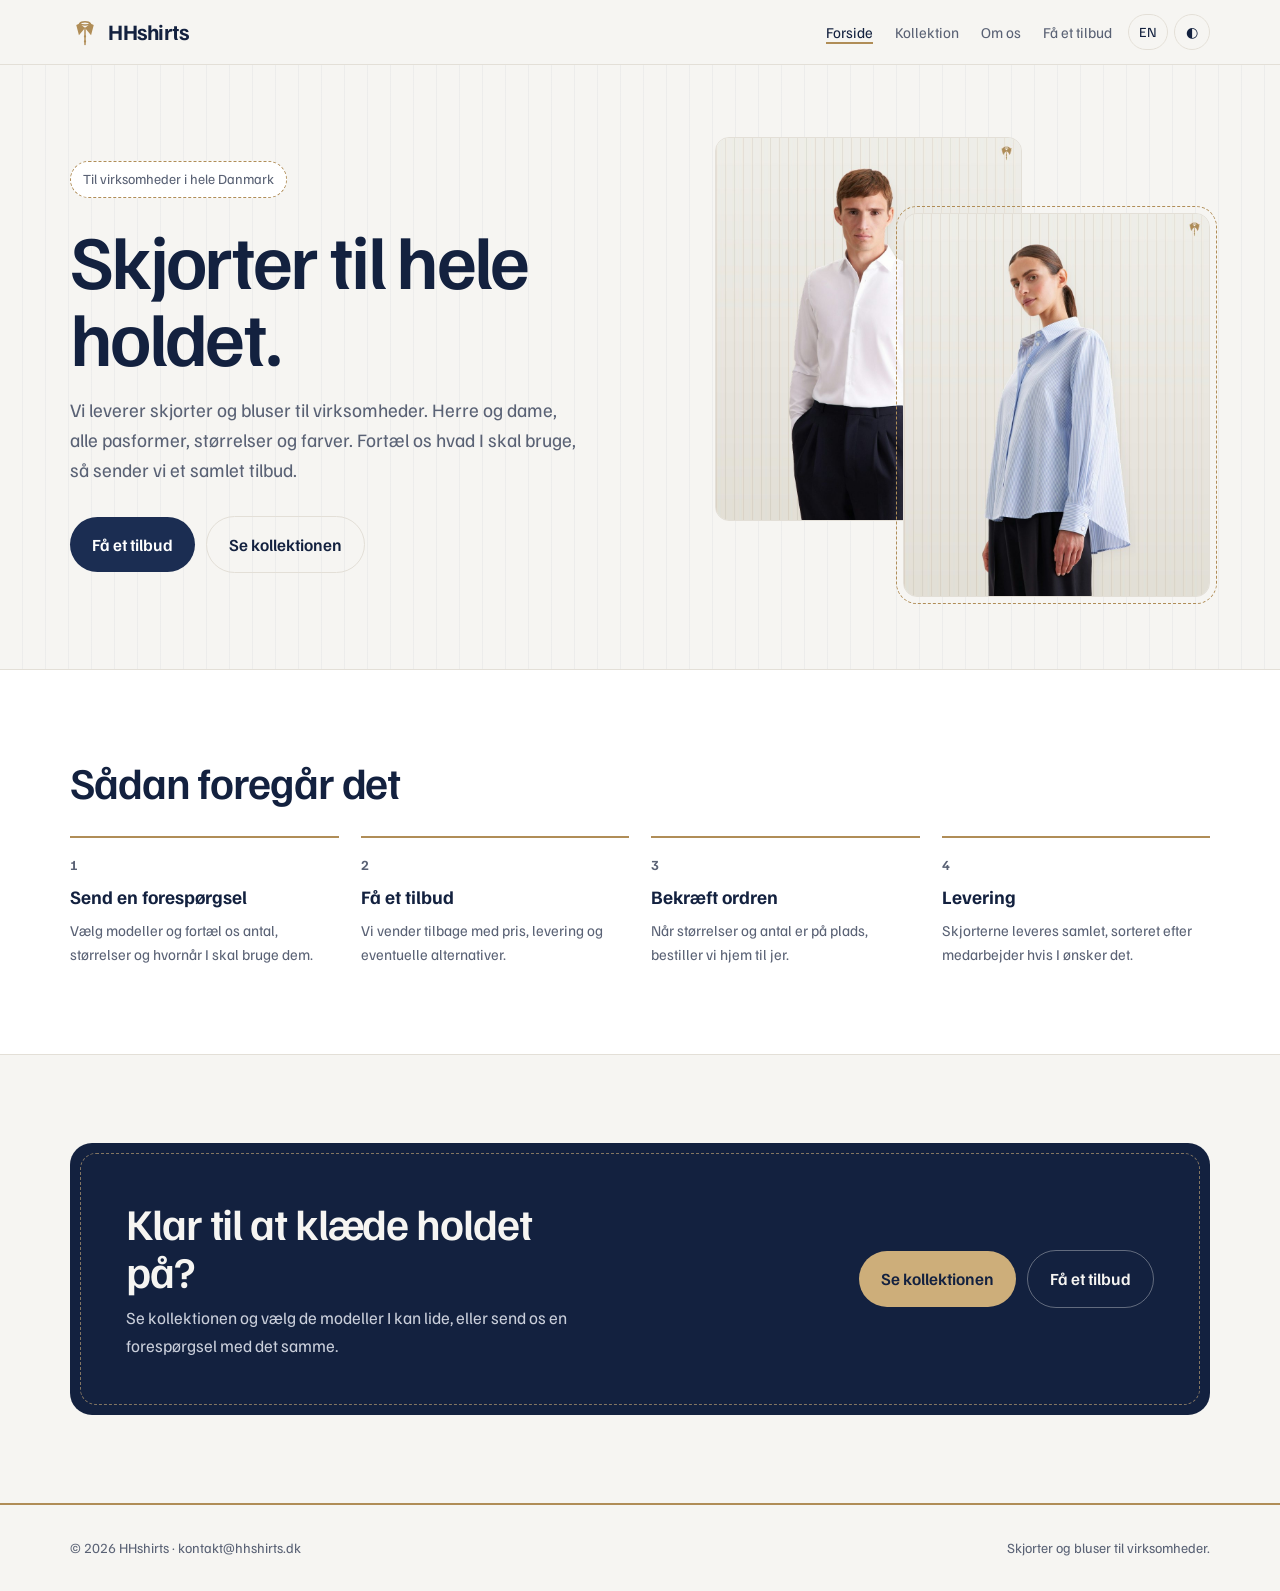
<file: index.html>
<!doctype html>
<html lang="da">
<head>
<meta charset="utf-8">
<meta name="viewport" content="width=device-width, initial-scale=1">
<title>HHshirts</title>
<meta name="description" content="HHshirts leverer skjorter og bluser til virksomheder i Danmark. Herre og dame, alle størrelser og farver. Få et tilbud.">
<link rel="icon" href="data:image/svg+xml,%3Csvg xmlns=%22http://www.w3.org/2000/svg%22 viewBox=%220 0 48 48%22 fill=%22none%22 stroke=%22%23B08D57%22 stroke-linecap=%22round%22%3E%3Cpath d=%22M15.5 10.5 C18 6.5 30 6.5 32.5 10.5 C29.5 13.6 18.5 13.6 15.5 10.5 Z%22 stroke-width=%223%22/%3E%3Cpath d=%22M15.5 10.5 L10 12.6 L14.3 29 L24 17.6 Z M32.5 10.5 L38 12.6 L33.7 29 L24 17.6 Z%22 fill=%22%23B08D57%22 stroke=%22none%22/%3E%3Cpath d=%22M24 17.6 V44%22 stroke-width=%223%22/%3E%3C/svg%3E">
<link rel="preconnect" href="https://fonts.googleapis.com">
<link rel="preconnect" href="https://fonts.gstatic.com" crossorigin>
<link href="https://fonts.googleapis.com/css2?family=Familjen+Grotesk:wght@400;500;600;700&display=swap" rel="stylesheet">
<link rel="stylesheet" href="site.css">
</head>
<body>
<header>
  <div class="wrap bar">
    <a class="logo" href="#forside" aria-label="HHshirts"><span class="mark"><svg viewBox="0 0 48 48" width="30" height="30" fill="none" stroke="currentColor" stroke-linecap="round" aria-hidden="true"><path d="M15.5 10.5 C18 6.5 30 6.5 32.5 10.5 C29.5 13.6 18.5 13.6 15.5 10.5 Z" stroke-width="2.4"/><path d="M15.5 10.5 L10 12.6 L14.3 29 L24 17.6 Z M32.5 10.5 L38 12.6 L33.7 29 L24 17.6 Z" fill="currentColor" stroke="none"/><path d="M24 17.6 V44" stroke-width="2.4"/><circle cx="24" cy="31" r="1.8" fill="currentColor" stroke="none"/><circle cx="24" cy="39" r="1.8" fill="currentColor" stroke="none"/></svg></span>HHshirts</a>
    <nav aria-label="Hovedmenu">
      <a href="#forside" data-i18n="nav.home">Forside</a>
      <a href="#kollektion" data-i18n="nav.collection">Kollektion</a>
      <a href="om-os.html" data-i18n="nav.about">Om os</a>
      <a href="#tilbud" data-i18n="nav.quote">Få et tilbud</a>
    </nav>
    <div class="tools">
      <button class="iconbtn" id="langBtn" aria-label="Switch to English">EN</button>
      <button class="iconbtn" id="themeBtn" aria-label="Skift tema">◐</button>
    </div>
  </div>
</header>

<main id="top">
<div class="view" data-view="home">
  <div class="hero">
    <div class="wrap">
      <div>
        <div class="dealer" data-i18n="hero.dealer">Til virksomheder i hele Danmark</div>
        <h1 data-i18n="hero.title">Skjorter til hele holdet.</h1>
        <p data-i18n="hero.text">Vi leverer skjorter og bluser til virksomheder. Herre og dame, alle pasformer, størrelser og farver. Fortæl os hvad I skal bruge, så sender vi et samlet tilbud.</p>
        <a class="cta" href="#tilbud" data-i18n="hero.cta">Få et tilbud</a>
        <a class="cta ghost" href="#kollektion" data-i18n="hero.browse">Se kollektionen</a>
      </div>
      <div class="duo" aria-hidden="true">
        <figure><img src="img/01.jpg" alt=""></figure>
        <figure><img src="img/21.jpg" alt=""></figure>
      </div>
    </div>
  </div>

  <section id="saadan">
    <div class="wrap">
      <h2 data-i18n="how.title">Sådan foregår det</h2>
      <div class="steps">
        <div class="step"><b>1</b><h3 data-i18n="how.s1">Send en forespørgsel</h3><p data-i18n="how.s1t">Vælg modeller og fortæl os antal, størrelser og hvornår I skal bruge dem.</p></div>
        <div class="step"><b>2</b><h3 data-i18n="how.s2">Få et tilbud</h3><p data-i18n="how.s2t">Vi vender tilbage med pris, levering og eventuelle alternativer.</p></div>
        <div class="step"><b>3</b><h3 data-i18n="how.s3">Bekræft ordren</h3><p data-i18n="how.s3t">Når størrelser og antal er på plads, bestiller vi hjem til jer.</p></div>
        <div class="step"><b>4</b><h3 data-i18n="how.s4">Levering</h3><p data-i18n="how.s4t">Skjorterne leveres samlet, sorteret efter medarbejder hvis I ønsker det.</p></div>
      </div>
    </div>
  </section>
  <section class="home-cta">
    <div class="wrap">
      <div class="band">
        <div>
          <h2 data-i18n="home.bandTitle">Klar til at klæde holdet på?</h2>
          <p data-i18n="home.bandText">Se kollektionen og vælg de modeller I kan lide, eller send os en forespørgsel med det samme.</p>
        </div>
        <div>
          <a class="cta" href="#kollektion" data-i18n="hero.browse">Se kollektionen</a>
          <a class="cta ghost mail" href="#tilbud" data-i18n="hero.cta">Få et tilbud</a>
        </div>
      </div>
    </div>
  </section>
</div>
<div class="view" data-view="kollektion">
  <section id="kollektion">
    <div class="wrap">
      <div class="head">
        <div>
          <h2 data-i18n="col.title">Kollektion</h2>
          <p class="lede" data-i18n="col.lede">Et udvalg fra vores sortiment. Markér de modeller I er interesserede i, så følger de med jeres forespørgsel.</p>
        </div>
      </div>
      <div class="filters" role="group" aria-label="Køn" id="genderFilters"></div>
      <div class="filters" role="group" aria-label="Farve" id="colorFilters"></div>
      <p class="count" id="count" aria-live="polite"></p>
      <div class="grid" id="grid"></div>
    </div>
  </section>

  <section id="storrelser" class="sizes">
    <div class="wrap">
      <h2 data-i18n="size.title">Alle størrelser</h2>
      <p class="lede" data-i18n="size.lede">Hele holdet skal kunne bære den samme skjorte. Derfor dækker sortimentet et bredt spænd af størrelser og pasformer.</p>
      <div class="sgrid">
        <div class="sbox"><h3 data-i18n="size.men">Herre</h3><div class="big">36–54</div><p data-i18n="size.menText">Halsvidde i cm. Pasformer: X-Slim, Slim, Shaped, Regular og Comfort. Udvalgte modeller fås med ekstra lange ærmer.</p></div>
        <div class="sbox"><h3 data-i18n="size.women">Dame</h3><div class="big">32–54</div><p data-i18n="size.womenText">Europæiske størrelser. Pasformer fra slim til regular og A-line.</p></div>
        <div class="sbox"><h3 data-i18n="size.colours">Farver</h3><div class="big" data-i18n="size.coloursBig">Hvid til sort</div><p data-i18n="size.coloursText">Hvid, ecru, lyseblå, mellemblå, mørkeblå, sort samt striber og tern. Spørg efter en bestemt farve, hvis I ikke ser den her.</p></div>
      </div>
    </div>
  </section>


</div>
<div class="view" data-view="tilbud">
  <section id="tilbud" class="quote">
    <div class="wrap">
      <div>
        <h2 data-i18n="q.title">Få et tilbud</h2>
        <p class="lede" data-i18n="q.lede">Jo mere I fortæller, jo mere præcist bliver tilbuddet. Er I i tvivl om noget, så skriv det bare i beskeden.</p>
        <ul class="contact-list">
          <li><a href="mailto:kontakt@hhshirts.dk">kontakt@hhshirts.dk</a></li>
        </ul>
      </div>
      <form id="qform" novalidate>
        <div class="full">
          <label data-i18n="q.models">Valgte modeller</label>
          <div class="picked" id="picked"></div>
        </div>
        <div><label for="company" data-i18n="q.company">Virksomhed</label><input id="company" name="company" autocomplete="organization" required><div class="err" id="e-company"></div></div>
        <div><label for="name" data-i18n="q.name">Kontaktperson</label><input id="name" name="name" autocomplete="name" required><div class="err" id="e-name"></div></div>
        <div><label for="email" data-i18n="q.email">E-mail</label><input id="email" name="email" type="email" autocomplete="email" required placeholder="navn@firma.dk"><div class="err" id="e-email"></div></div>
        <div><label for="phone" data-i18n="q.phone">Telefon</label><input id="phone" name="phone" type="tel" autocomplete="tel"></div>
        <div><label for="qty" data-i18n="q.qty">Antal skjorter (cirka)</label><input id="qty" name="qty" type="number" min="1" inputmode="numeric" required><div class="err" id="e-qty"></div></div>
        <div><label for="deadline" data-i18n="q.deadline">Skal bruges senest</label><input id="deadline" name="deadline" type="date"></div>
        <div class="full"><label for="mix" data-i18n="q.mix">Fordeling</label>
          <select id="mix" name="mix">
            <option value="mixed" data-i18n="q.mixMixed">Både herre og dame</option>
            <option value="men" data-i18n="q.mixMen">Kun herre</option>
            <option value="women" data-i18n="q.mixWomen">Kun dame</option>
          </select></div>
        <div class="full"><label for="msg" data-i18n="q.msg">Størrelser og andre ønsker</label><textarea id="msg" name="msg" data-i18n-ph="q.msgPh" placeholder="F.eks. 8 herre i str. 40–43, 6 dame i str. 36–40, hvid og lyseblå."></textarea></div>
        <input class="hp" name="_gotcha" tabindex="-1" autocomplete="off" aria-hidden="true">
        <div class="full"><button class="cta" type="submit" data-i18n="q.send">Send forespørgsel</button></div>
        <div class="done" id="done" role="status" hidden></div>
      </form>
    </div>
  </section>
</div>
</main>
<a class="pickbar" id="pickbar" href="#tilbud" hidden></a>

<footer>
  <div class="wrap">
    <span>© <span id="yr"></span> HHshirts · kontakt@hhshirts.dk</span>
    <span data-i18n="foot.credit">Skjorter og bluser til virksomheder.</span>
  </div>
</footer>

<script>
const FORM_ENDPOINT = "https://formspree.io/f/xbgojogw";

const COLORS = {
  white:{da:"Hvid",en:"White",hex:"#FFFFFF"}, ecru:{da:"Ecru",en:"Ecru",hex:"#EFE6D2"},
  light:{da:"Lyseblå",en:"Light blue",hex:"#BFD4EE"}, mid:{da:"Mellemblå",en:"Medium blue",hex:"#6D93C7"},
  dark:{da:"Mørkeblå",en:"Dark blue",hex:"#1F2F57"}, black:{da:"Sort",en:"Black",hex:"#111111"},
  pattern:{da:"Striber og tern",en:"Stripes and checks",hex:"repeating-linear-gradient(90deg,#BFD4EE 0 3px,#fff 3px 6px)"}
};

const P = [
  {g:"men",c:"white",fit:"Shaped",da:"Business-skjorte, dobbelt manchet",en:"Business shirt, double cuff",s:"37–46",img:"img/01.jpg"},
  {g:"men",c:"white",fit:"Regular",da:"Business-skjorte med brystlomme",en:"Business shirt with chest pocket",s:"38–54",img:"img/02.jpg"},
  {g:"men",c:"white",fit:"Regular",da:"Business-skjorte, klassisk",en:"Business shirt, classic",s:"38–54",img:"img/03.jpg"},
  {g:"men",c:"white",fit:"Slim",da:"Business-skjorte, spread kent",en:"Business shirt, spread kent",s:"36–45",img:"img/04.jpg"},
  {g:"men",c:"ecru",fit:"Regular",da:"Business-skjorte",en:"Business shirt",s:"38–54",img:"img/05.jpg"},
  {g:"men",c:"light",fit:"Slim",da:"Business-skjorte",en:"Business shirt",s:"36–45",img:"img/06.jpg"},
  {g:"men",c:"light",fit:"X-Slim",da:"Business-skjorte",en:"Business shirt",s:"36–44",img:"img/07.jpg"},
  {g:"men",c:"mid",fit:"Slim",da:"Business-skjorte, struktur",en:"Business shirt, structured",s:"36–45",img:"img/08.jpg"},
  {g:"men",c:"dark",fit:"Slim",da:"Business-skjorte",en:"Business shirt",s:"36–45",img:"img/09.jpg"},
  {g:"men",c:"black",fit:"Shaped",da:"Business-skjorte, ekstra lange ærmer",en:"Business shirt, extra long sleeves",s:"37–46",img:"img/10.jpg"},
  {g:"men",c:"black",fit:"Comfort",da:"Business-skjorte",en:"Business shirt",s:"39–54",img:"img/11.jpg"},
  {g:"men",c:"pattern",fit:"Regular",da:"Stribet business-skjorte",en:"Striped business shirt",s:"38–48",img:"img/12.jpg"},
  {g:"men",c:"pattern",fit:"Slim",da:"Stribet business-skjorte",en:"Striped business shirt",s:"36–45",img:"img/13.jpg"},

  {g:"women",c:"white",fit:"Slim",da:"Body-bluse med stretch",en:"Stretch body blouse",s:"32–46",img:"img/14.jpg"},
  {g:"women",c:"white",fit:"Slim",da:"Skjortebluse med indsnit",en:"Shirt blouse with darts",s:"32–48",img:"img/15.jpg"},
  {g:"women",c:"white",fit:"Slim",da:"Twill-bluse med kalkkrave",en:"Chalice collar twill blouse",s:"32–48",img:"img/16.jpg"},
  {g:"women",c:"white",fit:"Regular",da:"Skjortebluse, strygefri",en:"Shirt blouse, non-iron",s:"36–54",img:"img/17.jpg"},
  {g:"women",c:"white",fit:"Regular",da:"Skjortebluse med indsnit",en:"Shirt blouse with darts",s:"34–54",img:"img/18.jpg"},
  {g:"women",c:"white",fit:"Regular",da:"Bluse med standkrave",en:"Stand collar blouse",s:"34–48",img:"img/19.jpg"},
  {g:"women",c:"ecru",fit:"Regular",da:"Skjortebluse i flydende stof",en:"Shirt blouse in fluid fabric",s:"36–48",img:"img/20.jpg"},
  {g:"women",c:"light",fit:"A-line",da:"Oxford-skjortebluse",en:"Oxford shirt blouse",s:"34–44",img:"img/21.jpg"},
  {g:"women",c:"light",fit:"Regular",da:"Skjortebluse i bomuldssatin",en:"Cotton satin shirt blouse",s:"34–48",img:"img/22.jpg"},
  {g:"women",c:"pattern",fit:"Regular",da:"Stribet twill-skjortebluse",en:"Striped twill shirt blouse",s:"34–44",img:"img/23.jpg"},
  {g:"women",c:"dark",fit:"Regular",da:"Denim-skjortebluse",en:"Denim shirt blouse",s:"34–44",img:"img/24.jpg"},
  {g:"women",c:"black",fit:"A-line",da:"Twill-skjorte med lang manchet",en:"Twill shirt with long cuff",s:"34–50",img:"img/25.jpg"},
  {g:"women",c:"black",fit:"Regular",da:"Viskosebluse med sløjfe",en:"Viscose blouse with bow",s:"36–54",img:"img/26.jpg"},
  {g:"women",c:"pattern",fit:"Regular",da:"Ternet flonelsbluse",en:"Checked flannel blouse",s:"36–54",img:"img/27.jpg"}
];

const T = {
  da:{},
  en:{
    "nav.collection":"Collection","nav.home":"Home","nav.sizes":"Sizes","nav.how":"How it works","home.bandTitle":"Ready to dress the team?","home.bandText":"Browse the collection and pick the styles you like, or send us a request straight away.","nav.about":"About us","nav.quote":"Get a quote",
    "hero.dealer":"For businesses across Denmark","hero.title":"Shirts for the whole team.",
    "hero.text":"We supply shirts and blouses to businesses. Men and women, every fit, size and colour. Tell us what you need and we'll send one complete quote.",
    "hero.cta":"Get a quote","hero.browse":"Browse the collection",
    "col.title":"Collection","col.lede":"A selection from our range. Mark the styles you're interested in and they'll be added to your request.",
    "size.title":"Every size","size.lede":"The whole team should be able to wear the same shirt, so the range covers a wide span of sizes and fits.",
    "size.men":"Men","size.menText":"Collar size in cm. Fits: X-Slim, Slim, Shaped, Regular and Comfort. Selected styles come with extra long sleeves.",
    "size.women":"Women","size.womenText":"European sizes. Fits from slim to regular and A-line.",
    "size.colours":"Colours","size.coloursBig":"White to black","size.coloursText":"White, ecru, light blue, medium blue, dark blue, black, plus stripes and checks. Ask for a specific colour if you don't see it here.",
    "how.title":"How it works","how.s1":"Send a request","how.s1t":"Pick styles and tell us quantities, sizes and when you need them.",
    "how.s2":"Get a quote","how.s2t":"We come back with price, delivery and any alternatives.","how.s3":"Confirm the order","how.s3t":"Once sizes and quantities are settled, we place the order.",
    "how.s4":"Delivery","how.s4t":"Shirts arrive together, sorted by employee if you like.",
    "q.title":"Get a quote","q.lede":"The more you tell us, the more precise the quote. If you're unsure about anything, put it in the message.",
    "q.models":"Selected styles","q.company":"Company","q.name":"Contact person","q.email":"Email","q.phone":"Phone",
    "q.qty":"Number of shirts (approx.)","q.deadline":"Needed by","q.mix":"Split","q.mixMixed":"Men and women","q.mixMen":"Men only","q.mixWomen":"Women only",
    "q.msg":"Sizes and other wishes","q.msgPh":"E.g. 8 men's in size 40–43, 6 women's in size 36–40, white and light blue.","q.send":"Send request",
    "foot.credit":"Shirts and blouses for businesses."
  }
};
const UI = {
  da:{all:"Alle",men:"Herre",women:"Dame",allC:"Alle farver",count:n=>`${n} modeller`,add:"Tilføj til forespørgsel",added:"Tilføjet ✓",none:"Ingen valgt endnu. Tilføj modeller fra kollektionen, eller beskriv dem i beskeden.",size:"Str.",remove:"Fjern",pick:n=>`${n} valgt · Gå til tilbud →`,
       req:"Udfyld feltet",mail:"Skriv en gyldig e-mail",qty:"Skriv et antal",sent:"Tak. Vi har modtaget jeres forespørgsel og svarer hurtigst muligt.",mailto:"Jeres e-mailprogram åbner med forespørgslen udfyldt. Tryk send der.",fail:"Forespørgslen kunne ikke sendes. Skriv til kontakt@hhshirts.dk.",lang:"Switch to English",theme:"Skift tema"},
  en:{all:"All",men:"Men",women:"Women",allC:"All colours",count:n=>`${n} styles`,add:"Add to request",added:"Added ✓",none:"Nothing selected yet. Add styles from the collection, or describe them in the message.",size:"Size",remove:"Remove",pick:n=>`${n} selected · Go to quote →`,
       req:"Fill in this field",mail:"Enter a valid email",qty:"Enter a quantity",sent:"Thanks. We've received your request and will reply as soon as we can.",mailto:"Your email app will open with the request filled in. Press send there.",fail:"The request couldn't be sent. Email kontakt@hhshirts.dk.",lang:"Skift til dansk",theme:"Change theme"}
};

const store = { get(k){try{return localStorage.getItem(k)}catch(e){return null}}, set(k,v){try{localStorage.setItem(k,v)}catch(e){}} };
let lang = store.get("hh-lang") || "da";
let gender = "all", color = "all";
const picked = new Set();

const daText = {};
document.querySelectorAll("[data-i18n]").forEach(el=>daText[el.dataset.i18n]=el.textContent);
const daPh = {};
document.querySelectorAll("[data-i18n-ph]").forEach(el=>daPh[el.dataset.i18nPh]=el.placeholder);

function applyLang(){
  document.documentElement.lang = lang;
  document.querySelectorAll("[data-i18n]").forEach(el=>{el.textContent = lang==="en" ? (T.en[el.dataset.i18n]||daText[el.dataset.i18n]) : daText[el.dataset.i18n]});
  document.querySelectorAll("[data-i18n-ph]").forEach(el=>{el.placeholder = lang==="en" ? T.en[el.dataset.i18nPh] : daPh[el.dataset.i18nPh]});
  const lb = document.getElementById("langBtn"); lb.textContent = lang==="da"?"EN":"DA"; lb.setAttribute("aria-label",UI[lang].lang);
  document.getElementById("themeBtn").setAttribute("aria-label",UI[lang].theme);
  renderFilters(); renderGrid(); renderPicked();
}

function chip(label, pressed, onClick, swatch){
  const b = document.createElement("button");
  b.className="chip"; b.type="button"; b.setAttribute("aria-pressed",pressed);
  if(swatch){const d=document.createElement("span");d.className="dot";d.style.background=swatch;b.appendChild(d)}
  b.appendChild(document.createTextNode(label)); b.onclick=onClick; return b;
}
function renderFilters(){
  const u=UI[lang], gf=document.getElementById("genderFilters"), cf=document.getElementById("colorFilters");
  gf.replaceChildren(...["all","men","women"].map(g=>chip(u[g],gender===g,()=>{gender=g;renderFilters();renderGrid()})));
  cf.replaceChildren(chip(u.allC,color==="all",()=>{color="all";renderFilters();renderGrid()}),
    ...Object.entries(COLORS).map(([k,v])=>chip(v[lang],color===k,()=>{color=k;renderFilters();renderGrid()},v.hex)));
}
function renderGrid(){
  const u=UI[lang], list=P.filter(p=>(gender==="all"||p.g===gender)&&(color==="all"||p.c===color));
  document.getElementById("count").textContent=u.count(list.length);
  document.getElementById("grid").replaceChildren(...list.map(p=>{
    const i=P.indexOf(p), on=picked.has(i), el=document.createElement("article");
    el.className="card";
    const title = `${p[lang]}`;
    el.innerHTML=`<div class="ph"><img loading="lazy" alt="${title}, ${COLORS[p.c][lang]}" src="${p.img}" onerror="this.remove()"></div>
      <div class="body"><h3>${title}</h3>
      <div class="meta">${u[p.g]} · ${p.fit} · ${COLORS[p.c][lang]}</div>
      <div class="meta">${u.size} ${p.s}</div>
      <div class="add"><button type="button" aria-pressed="${on}">${on?u.added:u.add}</button></div></div>`;
    el.querySelector(".add button").onclick=()=>{on?picked.delete(i):picked.add(i);renderGrid();renderPicked()};
    return el;
  }));
}
function label(i){const p=P[i];return `${p[lang]} (${UI[lang][p.g]}, ${p.fit}, ${COLORS[p.c][lang]})`}
function renderPicked(){
  const pb=document.getElementById("pickbar");pb.hidden=!picked.size||current==="tilbud";pb.textContent=picked.size?UI[lang].pick(picked.size):"";
  const box=document.getElementById("picked");
  if(!picked.size){box.innerHTML=`<span class="empty">${UI[lang].none}</span>`;return}
  box.replaceChildren(...[...picked].map(i=>{
    const t=document.createElement("span");t.className="tag";t.textContent=label(i);
    const x=document.createElement("button");x.type="button";x.textContent="×";x.setAttribute("aria-label",`${UI[lang].remove}: ${label(i)}`);
    x.onclick=()=>{picked.delete(i);renderGrid();renderPicked()};t.appendChild(x);return t;
  }));
}

document.getElementById("langBtn").onclick=()=>{lang=lang==="da"?"en":"da";store.set("hh-lang",lang);applyLang()};
const root=document.documentElement, savedTheme=store.get("hh-theme");
if(savedTheme) root.dataset.theme=savedTheme;
document.getElementById("themeBtn").onclick=()=>{
  const dark = root.dataset.theme ? root.dataset.theme==="dark" : matchMedia("(prefers-color-scheme: dark)").matches;
  root.dataset.theme = dark?"light":"dark"; store.set("hh-theme",root.dataset.theme);
};

const form=document.getElementById("qform");
form.querySelectorAll("input,select,textarea").forEach(f=>f.addEventListener("input",()=>{const e=document.getElementById("e-"+f.id);if(e)e.textContent=""}));
form.onsubmit=async ev=>{
  ev.preventDefault();
  const u=UI[lang], f=form.elements; let ok=true;
  const need=(id,msg,test)=>{if(!test(f[id].value.trim())){document.getElementById("e-"+id).textContent=msg;ok=false}};
  need("company",u.req,v=>v); need("name",u.req,v=>v);
  need("email",u.mail,v=>/^[^\s@]+@[^\s@]+\.[^\s@]+$/.test(v)); need("qty",u.qty,v=>+v>0);
  if(!ok){form.querySelector(".err:not(:empty)").previousElementSibling.focus();return}
  if(f._gotcha.value) return;
  const models=[...picked].map(label).join("\n")||"-";
  const data={Virksomhed:f.company.value,Kontaktperson:f.name.value,Email:f.email.value,Telefon:f.phone.value,Antal:f.qty.value,
    Deadline:f.deadline.value,Fordeling:f.mix.options[f.mix.selectedIndex].text,Modeller:models,Besked:f.msg.value,Sprog:lang,_replyto:f.email.value,_subject:"Tilbudsforespørgsel – "+f.company.value};
  const done=document.getElementById("done");
  if(FORM_ENDPOINT){
    try{
      const r=await fetch(FORM_ENDPOINT,{method:"POST",headers:{"Accept":"application/json","Content-Type":"application/json"},body:JSON.stringify(data)});
      if(!r.ok) throw 0;
      done.textContent=u.sent; done.hidden=false; form.reset(); picked.clear(); renderGrid(); renderPicked();
    }catch(e){done.textContent=u.fail; done.style.color="var(--err)"; done.hidden=false}
  } else {
    const body=Object.entries(data).map(([k,v])=>`${k}: ${v}`).join("\n");
    location.href=`mailto:kontakt@hhshirts.dk?subject=${encodeURIComponent("Tilbudsforespørgsel – "+f.company.value)}&body=${encodeURIComponent(body)}`;
    done.textContent=u.mailto; done.hidden=false;
  }
};

document.getElementById("yr").textContent=new Date().getFullYear();
const VIEWS={forside:"home",top:"home",kollektion:"kollektion",storrelser:"kollektion",tilbud:"tilbud"};
let current="home";
function route(){
  const h=location.hash.slice(1)||"forside", v=VIEWS[h]||"home";
  current=v;
  document.querySelectorAll(".view").forEach(el=>el.hidden=el.dataset.view!==v);
  document.querySelectorAll("nav a").forEach(a=>{const t=a.getAttribute("href").slice(1);a.toggleAttribute("aria-current",VIEWS[t]===v);if(VIEWS[t]===v)a.setAttribute("aria-current","page")});
  const target=document.getElementById(h);
  if(target&&h!=="kollektion"&&h!=="tilbud"&&v!=="home") target.scrollIntoView(); else window.scrollTo(0,0);
  renderPicked();
}
addEventListener("hashchange",route);
applyLang();
route();
</script>
</body>
</html>
</file>
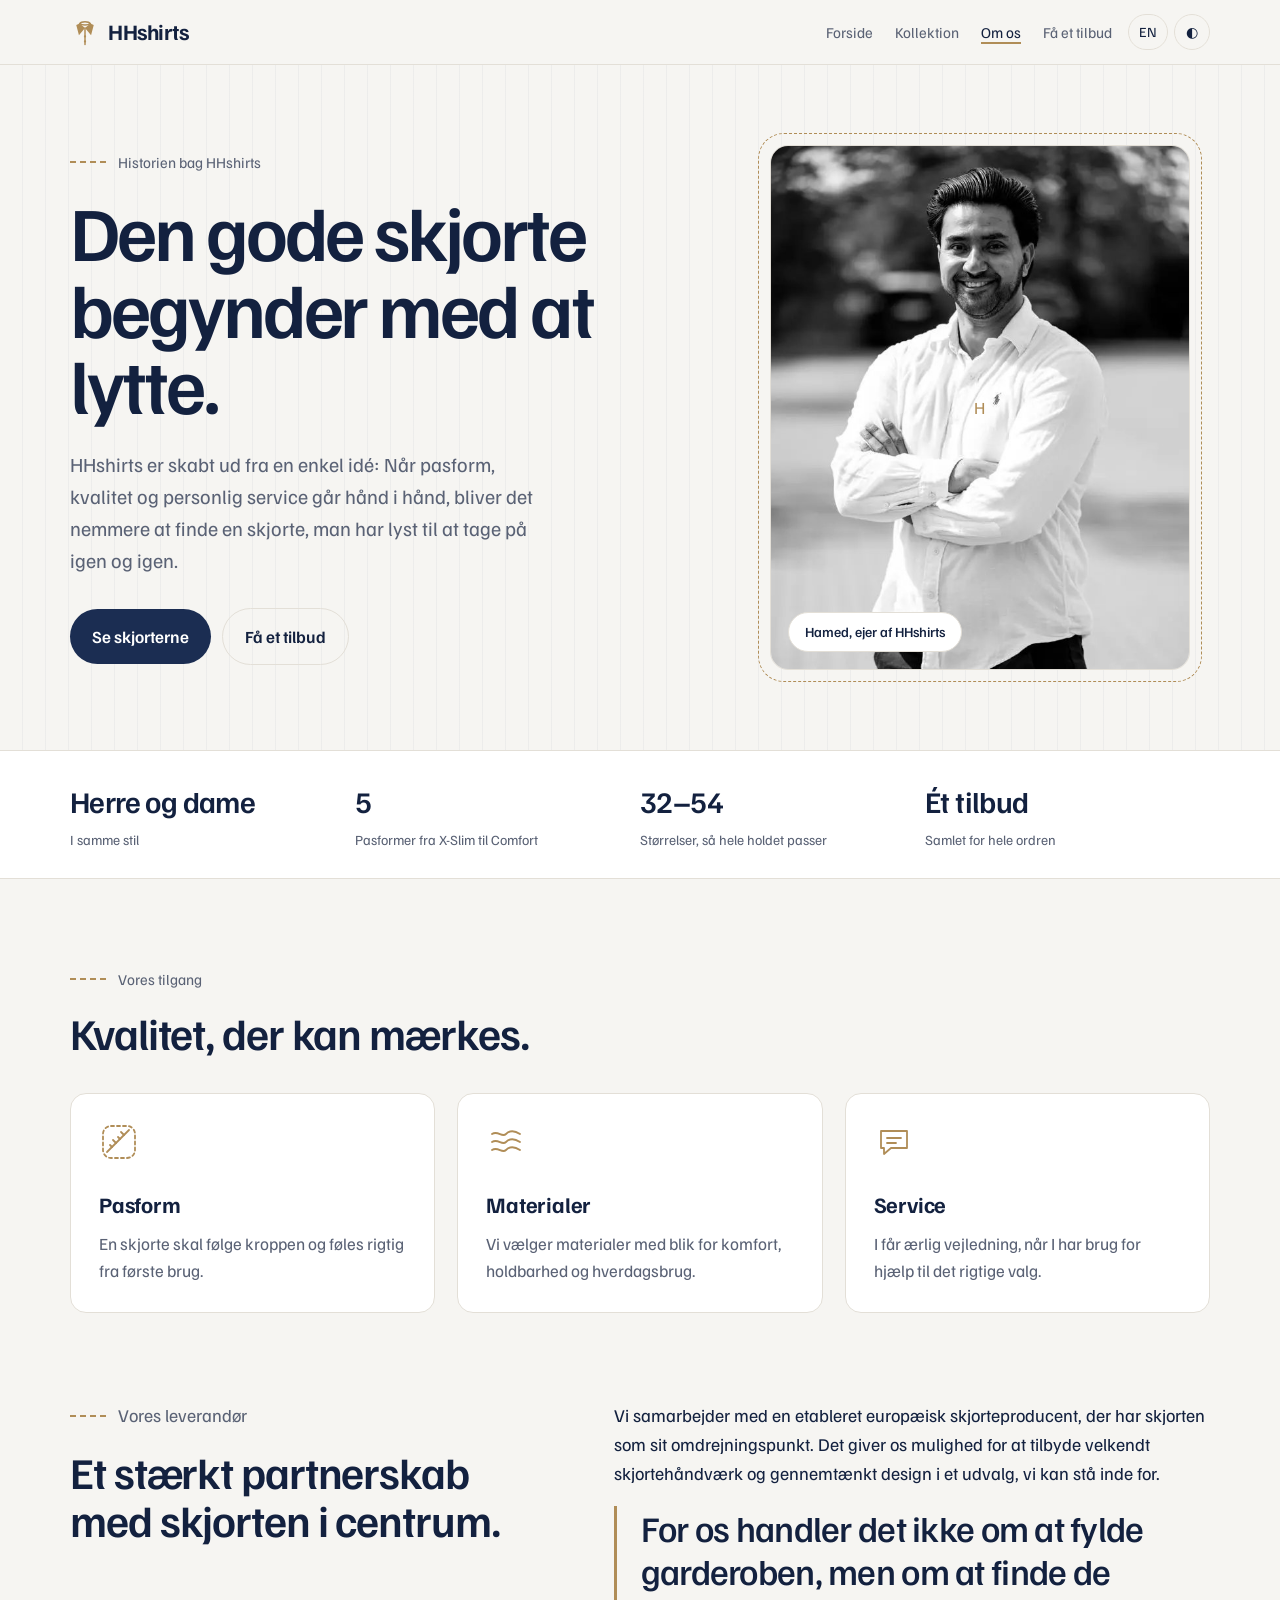
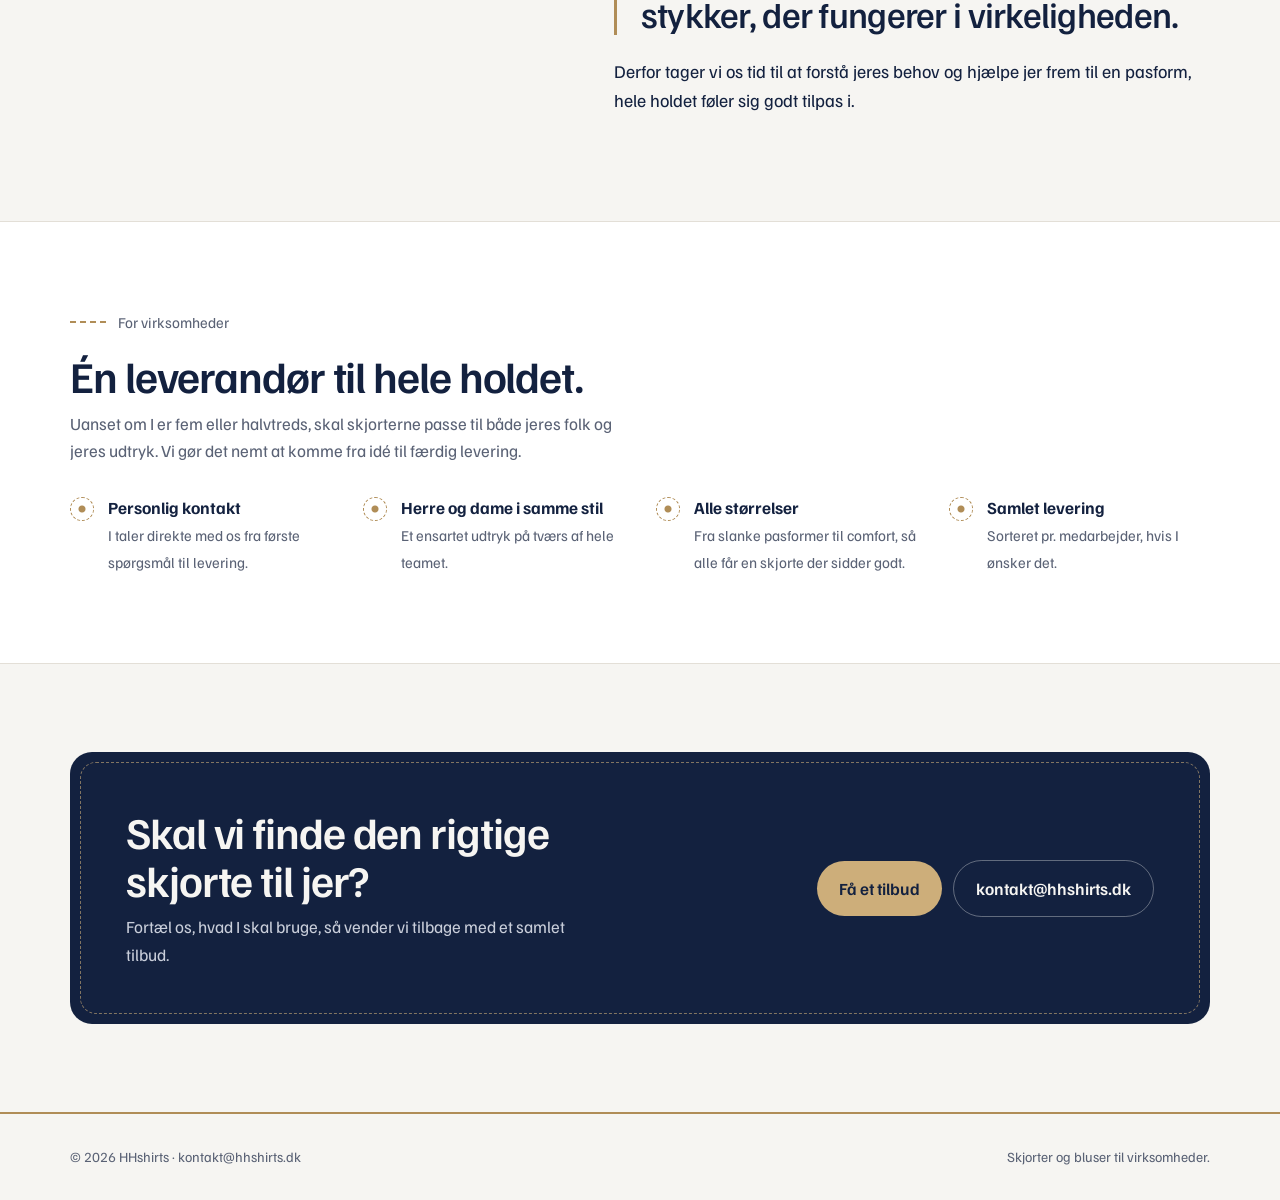
<file: om-os.html>
<!doctype html>
<html lang="da">
<head>
<meta charset="utf-8">
<meta name="viewport" content="width=device-width, initial-scale=1">
<title>Om os | HHshirts</title>
<meta name="description" content="Historien bag HHshirts. Pasform, kvalitet og personlig service til virksomheder i hele Danmark.">
<link rel="icon" href="data:image/svg+xml,%3Csvg xmlns=%22http://www.w3.org/2000/svg%22 viewBox=%220 0 48 48%22 fill=%22none%22 stroke=%22%23B08D57%22 stroke-linecap=%22round%22%3E%3Cpath d=%22M15.5 10.5 C18 6.5 30 6.5 32.5 10.5 C29.5 13.6 18.5 13.6 15.5 10.5 Z%22 stroke-width=%223%22/%3E%3Cpath d=%22M15.5 10.5 L10 12.6 L14.3 29 L24 17.6 Z M32.5 10.5 L38 12.6 L33.7 29 L24 17.6 Z%22 fill=%22%23B08D57%22 stroke=%22none%22/%3E%3Cpath d=%22M24 17.6 V44%22 stroke-width=%223%22/%3E%3C/svg%3E">
<link rel="preconnect" href="https://fonts.googleapis.com">
<link rel="preconnect" href="https://fonts.gstatic.com" crossorigin>
<link href="https://fonts.googleapis.com/css2?family=Familjen+Grotesk:wght@400;500;600;700&display=swap" rel="stylesheet">
<link rel="stylesheet" href="site.css">
</head>
<body>
<header>
  <div class="wrap bar">
    <a class="logo" href="index.html" aria-label="HHshirts forside"><span class="mark"><svg viewBox="0 0 48 48" width="30" height="30" fill="none" stroke="currentColor" stroke-linecap="round" aria-hidden="true"><path d="M15.5 10.5 C18 6.5 30 6.5 32.5 10.5 C29.5 13.6 18.5 13.6 15.5 10.5 Z" stroke-width="2.4"/><path d="M15.5 10.5 L10 12.6 L14.3 29 L24 17.6 Z M32.5 10.5 L38 12.6 L33.7 29 L24 17.6 Z" fill="currentColor" stroke="none"/><path d="M24 17.6 V44" stroke-width="2.4"/><circle cx="24" cy="31" r="1.8" fill="currentColor" stroke="none"/><circle cx="24" cy="39" r="1.8" fill="currentColor" stroke="none"/></svg></span>HHshirts</a>
    <nav aria-label="Hovedmenu">
      <a href="index.html#forside" data-i18n="nav.home">Forside</a>
      <a href="index.html#kollektion" data-i18n="nav.collection">Kollektion</a>
      <a href="om-os.html" aria-current="page" data-i18n="nav.about">Om os</a>
      <a href="index.html#tilbud" data-i18n="nav.quote">Få et tilbud</a>
    </nav>
    <div class="tools">
      <button class="iconbtn" id="langBtn" aria-label="Switch to English">EN</button>
      <button class="iconbtn" id="themeBtn" aria-label="Skift tema">◐</button>
    </div>
  </div>
</header>

<main>
  <div class="ab-hero">
    <div class="wrap">
      <div>
        <p class="eyebrow" data-i18n="h.eyebrow">Historien bag HHshirts</p>
        <h1 data-i18n="h.title">Den gode skjorte begynder med at lytte.</h1>
        <p class="lead" data-i18n="h.lead">HHshirts er skabt ud fra en enkel idé: Når pasform, kvalitet og personlig service går hånd i hånd, bliver det nemmere at finde en skjorte, man har lyst til at tage på igen og igen.</p>
        <a class="cta" href="index.html#kollektion" data-i18n="h.cta1">Se skjorterne</a>
        <a class="cta ghost" href="index.html#tilbud" data-i18n="h.cta2">Få et tilbud</a>
      </div>
      <figure class="portrait">
        <div class="frame">
          <div class="ph" aria-hidden="true">H</div>
          <img src="img/hamed.jpg" alt="Hamed, ejer af HHshirts" data-i18n-alt="h.alt" onerror="this.remove()">
        </div>
        <figcaption data-i18n="h.caption">Hamed, ejer af HHshirts</figcaption>
      </figure>
    </div>
  </div>

  <div class="facts">
    <div class="wrap">
      <div><b data-i18n="f.1b">Herre og dame</b><span data-i18n="f.1s">I samme stil</span></div>
      <div><b>5</b><span data-i18n="f.2s">Pasformer fra X-Slim til Comfort</span></div>
      <div><b>32–54</b><span data-i18n="f.3s">Størrelser, så hele holdet passer</span></div>
      <div><b data-i18n="f.4b">Ét tilbud</b><span data-i18n="f.4s">Samlet for hele ordren</span></div>
    </div>
  </div>

  <section>
    <div class="wrap">
      <p class="eyebrow" data-i18n="v.eyebrow">Vores tilgang</p>
      <h2 data-i18n="v.title">Kvalitet, der kan mærkes.</h2>
      <div class="values">
        <div class="value">
          <svg viewBox="0 0 40 40" fill="none" stroke="currentColor" stroke-width="1.8" stroke-linecap="round" aria-hidden="true"><path d="M8 30 30 8"/><path d="M13 25l-2-2M17 21l-3-3M21 17l-2-2M25 13l-3-3"/><rect x="4" y="4" width="32" height="32" rx="8" stroke-dasharray="3 3"/></svg>
          <h3 data-i18n="v.1t">Pasform</h3>
          <p data-i18n="v.1p">En skjorte skal følge kroppen og føles rigtig fra første brug.</p>
        </div>
        <div class="value">
          <svg viewBox="0 0 40 40" fill="none" stroke="currentColor" stroke-width="1.8" stroke-linecap="round" aria-hidden="true"><path d="M6 12c6-4 10 4 14 0s8-4 14 0M6 20c6-4 10 4 14 0s8-4 14 0M6 28c6-4 10 4 14 0s8-4 14 0"/></svg>
          <h3 data-i18n="v.2t">Materialer</h3>
          <p data-i18n="v.2p">Vi vælger materialer med blik for komfort, holdbarhed og hverdagsbrug.</p>
        </div>
        <div class="value">
          <svg viewBox="0 0 40 40" fill="none" stroke="currentColor" stroke-width="1.8" stroke-linecap="round" stroke-linejoin="round" aria-hidden="true"><path d="M7 9h26v17H17l-7 6v-6H7z"/><path d="M13 16h14M13 21h9"/></svg>
          <h3 data-i18n="v.3t">Service</h3>
          <p data-i18n="v.3p">I får ærlig vejledning, når I har brug for hjælp til det rigtige valg.</p>
        </div>
      </div>
    </div>
  </section>

  <section class="story" style="padding-top:0">
    <div class="wrap">
      <div>
        <p class="eyebrow" data-i18n="s.eyebrow">Vores leverandør</p>
        <h2 data-i18n="s.title">Et stærkt partnerskab med skjorten i centrum.</h2>
      </div>
      <div>
        <p data-i18n="s.p1">Vi samarbejder med en etableret europæisk skjorteproducent, der har skjorten som sit omdrejningspunkt. Det giver os mulighed for at tilbyde velkendt skjortehåndværk og gennemtænkt design i et udvalg, vi kan stå inde for.</p>
        <p class="pull" data-i18n="s.quote">For os handler det ikke om at fylde garderoben, men om at finde de stykker, der fungerer i virkeligheden.</p>
        <p style="margin-top:22px" data-i18n="s.p2">Derfor tager vi os tid til at forstå jeres behov og hjælpe jer frem til en pasform, hele holdet føler sig godt tilpas i.</p>
      </div>
    </div>
  </section>

  <section class="b2b">
    <div class="wrap">
      <p class="eyebrow" data-i18n="b.eyebrow">For virksomheder</p>
      <h2 data-i18n="b.title">Én leverandør til hele holdet.</h2>
      <p class="lede" data-i18n="b.lede">Uanset om I er fem eller halvtreds, skal skjorterne passe til både jeres folk og jeres udtryk. Vi gør det nemt at komme fra idé til færdig levering.</p>
      <ul class="ticks">
        <li><div><b data-i18n="b.1t">Personlig kontakt</b><span data-i18n="b.1p">I taler direkte med os fra første spørgsmål til levering.</span></div></li>
        <li><div><b data-i18n="b.2t">Herre og dame i samme stil</b><span data-i18n="b.2p">Et ensartet udtryk på tværs af hele teamet.</span></div></li>
        <li><div><b data-i18n="b.3t">Alle størrelser</b><span data-i18n="b.3p">Fra slanke pasformer til comfort, så alle får en skjorte der sidder godt.</span></div></li>
        <li><div><b data-i18n="b.4t">Samlet levering</b><span data-i18n="b.4p">Sorteret pr. medarbejder, hvis I ønsker det.</span></div></li>
      </ul>
    </div>
  </section>

  <section>
    <div class="wrap">
      <div class="band">
        <div>
          <h2 data-i18n="c.title">Skal vi finde den rigtige skjorte til jer?</h2>
          <p data-i18n="c.text">Fortæl os, hvad I skal bruge, så vender vi tilbage med et samlet tilbud.</p>
        </div>
        <div>
          <a class="cta" href="index.html#tilbud" data-i18n="c.cta">Få et tilbud</a>
          <a class="cta ghost mail" href="mailto:kontakt@hhshirts.dk">kontakt@hhshirts.dk</a>
        </div>
      </div>
    </div>
  </section>
</main>

<footer>
  <div class="wrap">
    <span>© <span id="yr"></span> HHshirts · kontakt@hhshirts.dk</span>
    <span data-i18n="foot.credit">Skjorter og bluser til virksomheder.</span>
  </div>
</footer>

<script>
const EN={
  "nav.collection":"Collection","nav.home":"Home","nav.about":"About us","nav.quote":"Get a quote",
  "h.eyebrow":"The story behind HHshirts","h.title":"A good shirt starts with listening.",
  "h.lead":"HHshirts was built on a simple idea: when fit, quality and personal service go hand in hand, it gets easier to find a shirt you want to wear again and again.",
  "h.cta1":"See the shirts","h.cta2":"Get a quote","h.caption":"Hamed, owner of HHshirts","h.alt":"Hamed, owner of HHshirts",
  "f.1b":"Men and women","f.1s":"In the same style","f.2s":"Fits from X-Slim to Comfort","f.3s":"Sizes, so the whole team fits","f.4b":"One quote","f.4s":"For the whole order",
  "v.eyebrow":"Our approach","v.title":"Quality you can feel.",
  "v.1t":"Fit","v.1p":"A shirt should follow the body and feel right from the first wear.",
  "v.2t":"Materials","v.2p":"We choose materials with an eye for comfort, durability and everyday use.",
  "v.3t":"Service","v.3p":"You get honest advice whenever you need help making the right choice.",
  "s.eyebrow":"Our supplier","s.title":"A strong partnership with the shirt at its centre.",
  "s.p1":"We work with an established European shirt maker that has the shirt as its focus. It lets us offer proven shirt craftsmanship and considered design in a range we can stand behind.",
  "s.quote":"For us, it's not about filling the wardrobe. It's about finding the pieces that work in real life.",
  "s.p2":"That's why we take the time to understand what you need and help you find a fit the whole team feels comfortable in.",
  "b.eyebrow":"For businesses","b.title":"One supplier for the whole team.",
  "b.lede":"Whether you're five people or fifty, the shirts should suit both your people and your look. We make it easy to go from idea to finished delivery.",
  "b.1t":"Personal contact","b.1p":"You deal with us directly, from the first question to delivery.",
  "b.2t":"Men and women in the same style","b.2p":"A consistent look across the whole team.",
  "b.3t":"Every size","b.3p":"From slim fits to comfort, so everyone gets a shirt that fits well.",
  "b.4t":"One delivery","b.4p":"Sorted by employee if you like.",
  "c.title":"Shall we find the right shirt for you?","c.text":"Tell us what you need and we'll come back with one complete quote.","c.cta":"Get a quote",
  "foot.credit":"Shirts and blouses for businesses."
};
const store={get(k){try{return localStorage.getItem(k)}catch(e){return null}},set(k,v){try{localStorage.setItem(k,v)}catch(e){}}};
let lang=store.get("hh-lang")||"da";
const DA={};document.querySelectorAll("[data-i18n]").forEach(el=>DA[el.dataset.i18n]=el.textContent);
const DAalt={};document.querySelectorAll("[data-i18n-alt]").forEach(el=>DAalt[el.dataset.i18nAlt]=el.alt);
function apply(){
  document.documentElement.lang=lang;
  document.querySelectorAll("[data-i18n]").forEach(el=>el.textContent=lang==="en"?(EN[el.dataset.i18n]||DA[el.dataset.i18n]):DA[el.dataset.i18n]);
  document.querySelectorAll("[data-i18n-alt]").forEach(el=>el.alt=lang==="en"?EN[el.dataset.i18nAlt]:DAalt[el.dataset.i18nAlt]);
  const b=document.getElementById("langBtn");b.textContent=lang==="da"?"EN":"DA";b.setAttribute("aria-label",lang==="da"?"Switch to English":"Skift til dansk");
  document.getElementById("themeBtn").setAttribute("aria-label",lang==="da"?"Skift tema":"Change theme");
}
document.getElementById("langBtn").onclick=()=>{lang=lang==="da"?"en":"da";store.set("hh-lang",lang);apply()};
const root=document.documentElement,t=store.get("hh-theme");if(t)root.dataset.theme=t;
document.getElementById("themeBtn").onclick=()=>{const dark=root.dataset.theme?root.dataset.theme==="dark":matchMedia("(prefers-color-scheme: dark)").matches;root.dataset.theme=dark?"light":"dark";store.set("hh-theme",root.dataset.theme)};
document.getElementById("yr").textContent=new Date().getFullYear();
apply();
</script>
</body>
</html>
</file>
<file: site.css>
:root{
  --bg:#F6F5F2; --surface:#FFFFFF; --ink:#13213F; --muted:#5A6275; --line:#E3DFD7;
  --oxford:#1B2D52; --oxford-ink:#FFFFFF; --chambray:#B08D57; --brass:#B08D57; --stripe:rgba(27,45,82,.045);
  --ok:#1E7A4F; --err:#B42318;
  color-scheme:light;
}
@media (prefers-color-scheme:dark){
  :root:not([data-theme="light"]){
    --bg:#0B1426; --surface:#13203A; --ink:#ECEFF5; --muted:#A7B0C2; --line:#25324D;
    --oxford:#CDAE7A; --oxford-ink:#0B1426; --chambray:#8C7550; --brass:#CDAE7A; --stripe:rgba(205,174,122,.05);
    --ok:#5FD39A; --err:#FF8A80; color-scheme:dark;
  }
}
:root[data-theme="dark"]{
  --bg:#0B1426; --surface:#13203A; --ink:#ECEFF5; --muted:#A7B0C2; --line:#25324D;
  --oxford:#CDAE7A; --oxford-ink:#0B1426; --chambray:#8C7550; --brass:#CDAE7A; --stripe:rgba(205,174,122,.05);
  --ok:#5FD39A; --err:#FF8A80; color-scheme:dark;
}
*{box-sizing:border-box}
html{scroll-behavior:smooth}
@media (prefers-reduced-motion:reduce){html{scroll-behavior:auto}*{transition:none!important}}
body{margin:0;background:var(--bg);color:var(--ink);font-family:"Familjen Grotesk",system-ui,sans-serif;font-size:17px;line-height:1.6}
a{color:inherit}
img{max-width:100%;display:block}
:focus-visible{outline:2px solid var(--oxford);outline-offset:3px;border-radius:4px}
.wrap{max-width:1180px;margin:0 auto;padding:0 20px}

header{position:sticky;top:env(safe-area-inset-top,0px);z-index:10;background:color-mix(in srgb,var(--bg) 88%,transparent);backdrop-filter:saturate(1.4) blur(10px);border-bottom:1px solid var(--line)}
.bar{display:flex;align-items:center;gap:16px;height:64px}
.logo{font-weight:700;font-size:22px;letter-spacing:-.02em;text-decoration:none;display:flex;align-items:center;gap:8px}
.logo .mark{display:inline-grid;place-items:center;color:var(--brass);line-height:0}
nav{margin-left:auto;display:flex;gap:22px}
nav a{text-decoration:none;color:var(--muted);font-size:15px}
nav a:hover{color:var(--ink)}
.tools{display:flex;gap:6px}
.iconbtn{background:none;border:1px solid var(--line);color:var(--ink);height:36px;min-width:36px;padding:0 10px;border-radius:999px;font:inherit;font-size:14px;cursor:pointer}
.iconbtn:hover{border-color:var(--brass)}
@media (max-width:760px){nav{display:none}.tools{margin-left:auto}}

.hero{position:relative;overflow:hidden;border-bottom:1px solid var(--line);
  background:repeating-linear-gradient(90deg,transparent 0 22px,var(--stripe) 22px 23px),var(--bg)}
.hero .wrap{display:grid;grid-template-columns:1.1fr .9fr;gap:40px;align-items:center;padding-top:72px;padding-bottom:72px}
.hero h1{font-size:clamp(40px,6.2vw,76px);line-height:1.02;letter-spacing:-.035em;margin:0 0 20px;font-weight:600;max-width:12ch}
.hero p{font-size:19px;color:var(--muted);max-width:46ch;margin:0 0 30px}
.dealer{display:inline-block;margin-bottom:22px;font-size:14px;color:var(--muted);border:1px dashed var(--chambray);padding:6px 12px;border-radius:999px;background:var(--surface)}
.cta{display:inline-flex;align-items:center;gap:10px;background:var(--oxford);color:var(--oxford-ink);border:0;text-decoration:none;font:inherit;font-weight:600;padding:14px 22px;border-radius:999px;cursor:pointer}
.cta:hover{filter:brightness(1.08)}
.ghost{background:none;color:var(--ink);border:1px solid var(--line);margin-left:8px}
.duo{position:relative;height:460px}
.duo figure{position:absolute;margin:0;width:62%;aspect-ratio:4/5;border-radius:14px;overflow:hidden;background:var(--surface);border:1px solid var(--line)}
.duo figure:first-child{left:0;top:0}
.duo figure:last-child{right:0;bottom:0;outline:1.5px dashed var(--brass);outline-offset:6px}
.duo img{width:100%;height:100%;object-fit:cover}
@media (max-width:860px){.hero .wrap{grid-template-columns:1fr}.duo{height:380px;max-width:420px}}

section{padding:88px 0}
.head{display:flex;justify-content:space-between;align-items:end;gap:20px;flex-wrap:wrap;margin-bottom:28px}
h2{font-size:clamp(30px,3.6vw,44px);letter-spacing:-.025em;line-height:1.08;margin:0;font-weight:600}
.lede{color:var(--muted);max-width:56ch;margin:10px 0 0}

.filters{display:flex;flex-wrap:wrap;gap:8px;margin-bottom:12px}
.chip{border:1px solid var(--line);background:var(--surface);color:var(--ink);font:inherit;font-size:14px;padding:7px 14px;border-radius:999px;cursor:pointer;display:inline-flex;align-items:center;gap:7px}
.chip[aria-pressed="true"]{background:var(--ink);color:var(--bg);border-color:var(--ink);box-shadow:inset 0 -2px 0 var(--brass)}
.dot{width:12px;height:12px;border-radius:50%;border:1px solid color-mix(in srgb,var(--ink) 30%,transparent)}
.count{font-size:14px;color:var(--muted);margin:6px 0 22px}
.grid{display:grid;grid-template-columns:repeat(auto-fill,minmax(220px,1fr));gap:22px}
.card{background:var(--surface);border:1px solid var(--line);border-radius:14px;overflow:hidden;display:flex;flex-direction:column}
.card .ph{aspect-ratio:4/5;background:repeating-linear-gradient(135deg,var(--stripe) 0 6px,transparent 6px 12px),var(--surface)}
.card .ph img{width:100%;height:100%;object-fit:cover}
.card .body{padding:14px 16px 16px;display:flex;flex-direction:column;gap:4px;flex:1}
.card h3{font-size:16px;font-weight:600;margin:0;line-height:1.3}
.meta{font-size:14px;color:var(--muted)}
.add{margin-top:auto;padding-top:12px}
.add button{width:100%;background:none;border:1px dashed var(--chambray);color:var(--ink);font:inherit;font-size:14px;padding:9px;border-radius:10px;cursor:pointer}
.add button:hover{border-color:var(--brass);border-style:solid}
.add button[aria-pressed="true"]{border-style:solid;border-color:var(--oxford);background:var(--oxford);color:var(--oxford-ink)}

.sizes{background:var(--surface);border-top:1px solid var(--line);border-bottom:1px solid var(--line)}
.sgrid{display:grid;grid-template-columns:repeat(auto-fit,minmax(240px,1fr));gap:22px;margin-top:30px}
.sbox{border:1px solid var(--line);border-radius:14px;padding:22px;background:var(--bg)}
.sbox h3{margin:0 0 6px;font-size:18px}
.sbox .big{font-size:34px;font-weight:600;letter-spacing:-.02em}
.sbox p{margin:6px 0 0;color:var(--muted);font-size:15px}

.steps{display:grid;grid-template-columns:repeat(auto-fit,minmax(210px,1fr));gap:22px;margin-top:30px;counter-reset:s}
.step{border-top:2px solid var(--brass);padding-top:16px}
.step b{display:block;font-size:14px;color:var(--muted);margin-bottom:6px}
.step h3{margin:0 0 6px;font-size:19px}
.step p{margin:0;color:var(--muted);font-size:15px}

.quote .wrap{display:grid;grid-template-columns:.8fr 1.2fr;gap:48px}
@media (max-width:900px){.quote .wrap{grid-template-columns:1fr}}
form{background:var(--surface);border:1.5px dashed var(--chambray);border-radius:18px;padding:28px;display:grid;grid-template-columns:1fr 1fr;gap:16px}
.full{grid-column:1/-1}
@media (max-width:600px){form{grid-template-columns:1fr;padding:20px}}
label{font-size:14px;font-weight:500;display:block;margin-bottom:6px}
input,select,textarea{width:100%;font:inherit;font-size:16px;color:var(--ink);background:var(--bg);border:1px solid var(--line);border-radius:10px;padding:11px 12px}
textarea{min-height:110px;resize:vertical}
input:focus,select:focus,textarea:focus{outline:none;border-color:var(--oxford);box-shadow:0 0 0 3px color-mix(in srgb,var(--oxford) 25%,transparent)}
.picked{display:flex;flex-wrap:wrap;gap:6px;min-height:44px;align-items:center;padding:8px;border:1px solid var(--line);border-radius:10px;background:var(--bg)}
.picked .tag{font-size:13px;background:var(--surface);border:1px solid var(--line);border-radius:999px;padding:4px 6px 4px 10px;display:inline-flex;gap:6px;align-items:center}
.picked .tag button{border:0;background:none;color:var(--muted);cursor:pointer;font-size:15px;line-height:1}
.picked .empty{font-size:14px;color:var(--muted);padding-left:4px}
.err{color:var(--err);font-size:13px;margin-top:4px;min-height:1em}
.hp{position:absolute;left:-9999px}
.done{grid-column:1/-1;color:var(--ok);font-weight:500}
.contact-list{list-style:none;padding:0;margin:24px 0 0;display:grid;gap:10px}
.contact-list a{text-decoration:none;border-bottom:1px solid var(--line)}

footer{border-top:2px solid var(--brass);padding:32px 0;font-size:14px;color:var(--muted)}
footer .wrap{display:flex;flex-wrap:wrap;gap:12px 28px;justify-content:space-between}

/* Om os */
nav a[aria-current="page"]{color:var(--ink);box-shadow:inset 0 -2px 0 var(--brass)}
.ab-hero{border-bottom:1px solid var(--line);background:repeating-linear-gradient(90deg,transparent 0 22px,var(--stripe) 22px 23px),var(--bg)}
.ab-hero .wrap{display:grid;grid-template-columns:1.15fr .85fr;gap:56px;align-items:center;padding-top:80px;padding-bottom:80px}
.eyebrow{font-size:15px;color:var(--muted);margin:0 0 18px;display:flex;align-items:center;gap:12px}
.eyebrow::before{content:"";width:36px;border-top:2px dashed var(--brass)}
.ab-hero h1{font-size:clamp(42px,6vw,80px);line-height:1;letter-spacing:-.04em;font-weight:600;margin:0 0 26px;max-width:13ch}
.ab-hero p.lead{font-size:20px;color:var(--muted);max-width:44ch;margin:0 0 32px}
.portrait{position:relative;margin:0;justify-self:center;width:min(100%,420px)}
.portrait .frame{position:relative;aspect-ratio:4/5;border-radius:18px;overflow:hidden;background:var(--surface);border:1px solid var(--line)}
.portrait::before{content:"";position:absolute;inset:-12px;border:1.5px dashed var(--brass);border-radius:26px;pointer-events:none}
.portrait img{width:100%;height:100%;object-fit:cover}
.portrait .ph{position:absolute;inset:0;display:grid;place-items:center;color:var(--brass)}
.portrait figcaption{position:absolute;left:18px;bottom:18px;background:var(--surface);color:var(--ink);border:1px solid var(--line);border-radius:999px;padding:8px 16px;font-size:14px;font-weight:500}
@media (max-width:860px){.ab-hero .wrap{grid-template-columns:1fr;gap:48px}}

.facts{border-bottom:1px solid var(--line);background:var(--surface)}
.facts .wrap{display:grid;grid-template-columns:repeat(auto-fit,minmax(180px,1fr));padding-top:0;padding-bottom:0}
.facts .wrap > div{padding:26px 20px 26px 0}
.facts b{display:block;font-size:30px;letter-spacing:-.02em;font-weight:600}
.facts span{font-size:14px;color:var(--muted)}

.values{display:grid;grid-template-columns:repeat(auto-fit,minmax(240px,1fr));gap:22px;margin-top:36px}
.value{background:var(--surface);border:1px solid var(--line);border-radius:16px;padding:28px}
.value svg{width:40px;height:40px;color:var(--brass);margin-bottom:18px}
.value h3{font-size:22px;margin:0 0 8px;letter-spacing:-.01em}
.value p{margin:0;color:var(--muted)}

.story .wrap{display:grid;grid-template-columns:.9fr 1.1fr;gap:56px;align-items:start}
.story p{margin:0 0 18px;font-size:18px}
.story .pull{font-size:clamp(26px,3vw,36px);line-height:1.2;letter-spacing:-.02em;font-weight:500;margin:0;padding-left:24px;border-left:3px solid var(--brass)}
@media (max-width:860px){.story .wrap{grid-template-columns:1fr;gap:32px}}

.b2b{background:var(--surface);border-top:1px solid var(--line);border-bottom:1px solid var(--line)}
.ticks{list-style:none;padding:0;margin:30px 0 0;display:grid;grid-template-columns:repeat(auto-fit,minmax(260px,1fr));gap:18px 32px}
.ticks li{display:flex;gap:14px;align-items:flex-start}
.ticks li::before{content:"";flex:none;width:22px;height:22px;margin-top:3px;border-radius:50%;border:1.5px dashed var(--brass);background:radial-gradient(circle,var(--brass) 0 3px,transparent 4px)}
.ticks b{display:block}
.ticks span{color:var(--muted);font-size:15px}

.band{background:#13213F;color:#F6F5F2;border-radius:22px;padding:56px;display:flex;flex-wrap:wrap;gap:28px;align-items:center;justify-content:space-between;position:relative;overflow:hidden}
.band::after{content:"";position:absolute;inset:10px;border:1.5px dashed rgba(205,174,122,.6);border-radius:16px;pointer-events:none}
.band h2{color:#F6F5F2;max-width:18ch}
.band p{color:#C9CEDA;margin:10px 0 0;max-width:46ch}
.band .cta{background:#CDAE7A;color:#13213F;position:relative;z-index:1}
.band .mail{color:#F6F5F2;position:relative;z-index:1}
@media (max-width:600px){.band{padding:36px 26px}}
:root[data-theme="dark"] .band{background:#13203A}
@media (prefers-color-scheme:dark){:root:not([data-theme="light"]) .band{background:#13203A}}

/* Divided views */
.view[hidden]{display:none}
.view{animation:viewIn .35s ease both}
@keyframes viewIn{from{opacity:0;transform:translateY(8px)}to{opacity:1;transform:none}}
@media (prefers-reduced-motion:reduce){.view{animation:none}}
.view > section:nth-of-type(even):not(.home-cta){background:var(--surface);border-top:1px solid var(--line);border-bottom:1px solid var(--line)}
.home-cta{padding-top:0}
[data-view="home"] #saadan{background:var(--surface);border-bottom:1px solid var(--line)}
[data-view="home"] .home-cta{padding-top:88px}
.pickbar{position:fixed;left:50%;bottom:20px;transform:translateX(-50%);z-index:20;background:var(--oxford);color:var(--oxford-ink);text-decoration:none;font-weight:600;font-size:15px;padding:13px 22px;border-radius:999px;box-shadow:0 8px 24px rgba(19,33,63,.25);outline:1.5px dashed var(--brass);outline-offset:3px;white-space:nowrap}
.pickbar[hidden]{display:none}
.band .cta.ghost{background:none;color:#F6F5F2;border:1px solid rgba(246,245,242,.35)}
.band .cta.ghost:hover{border-color:#CDAE7A}
</file>
